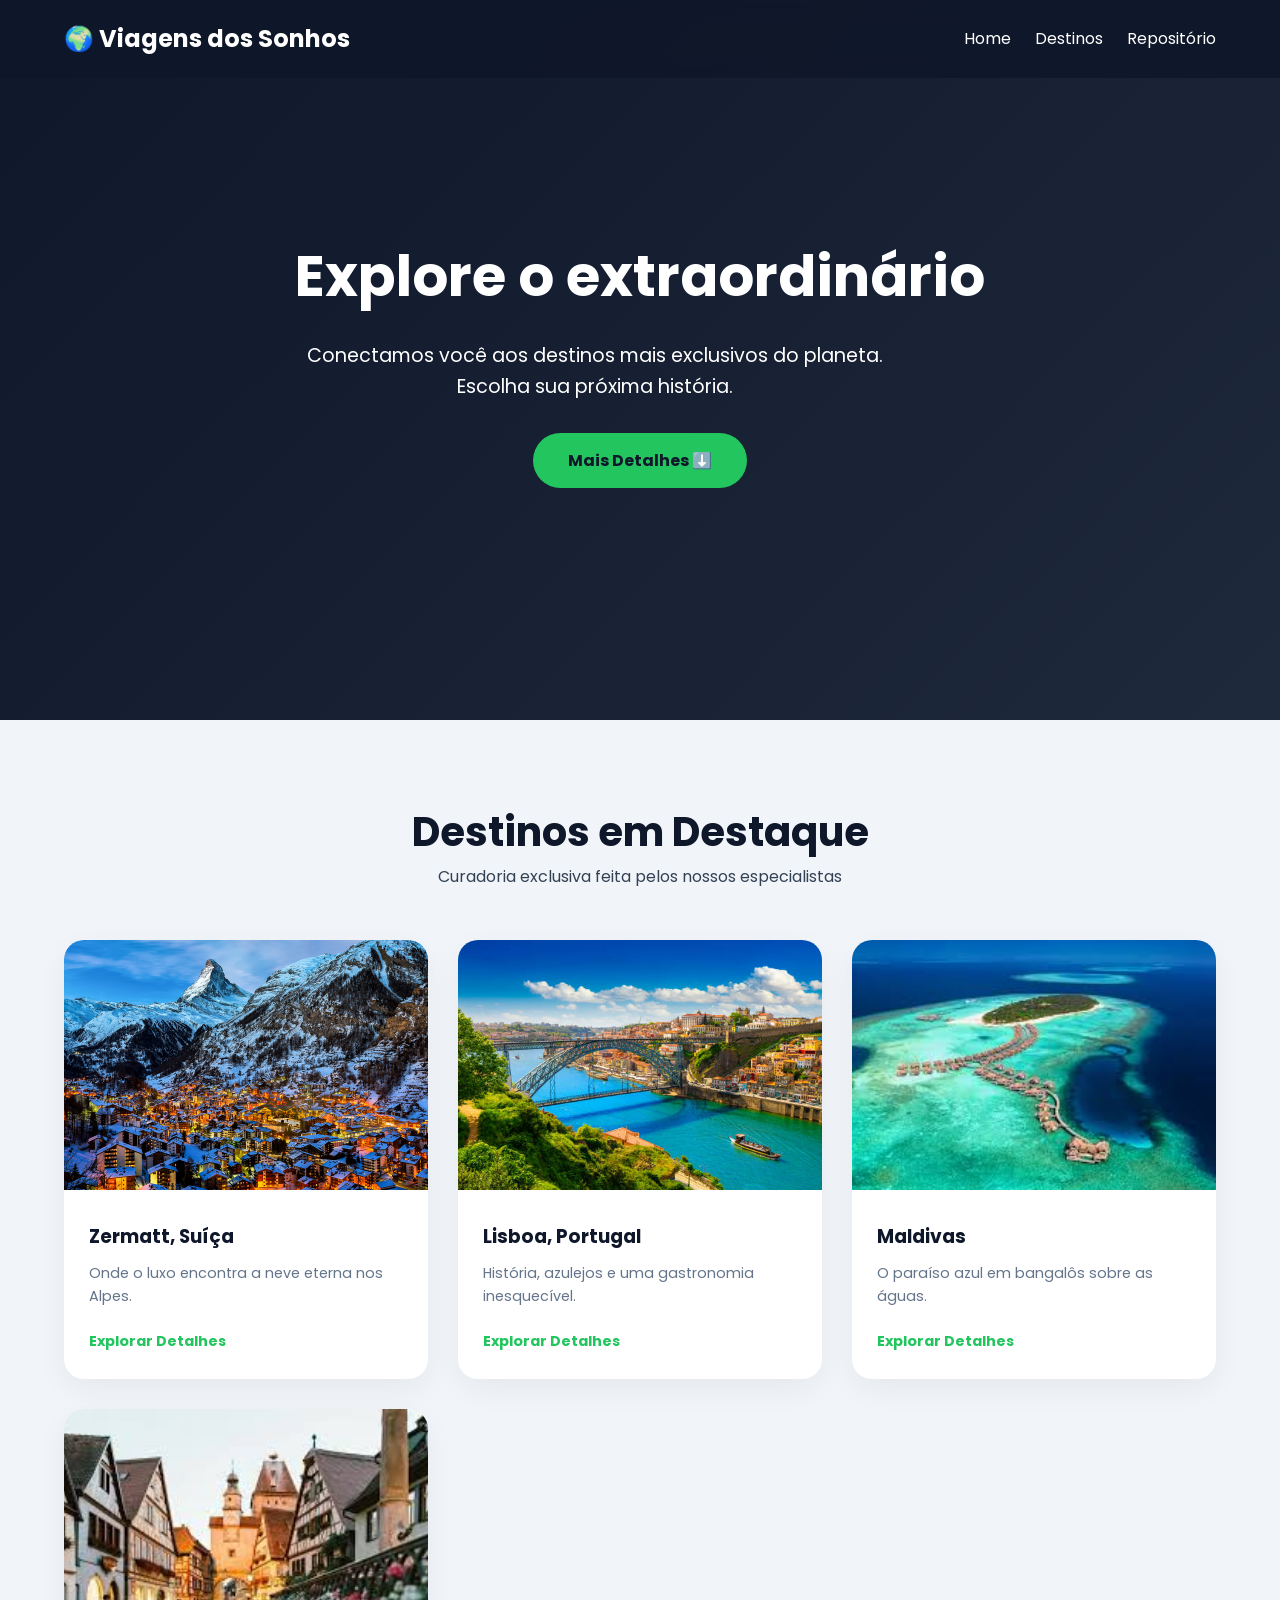
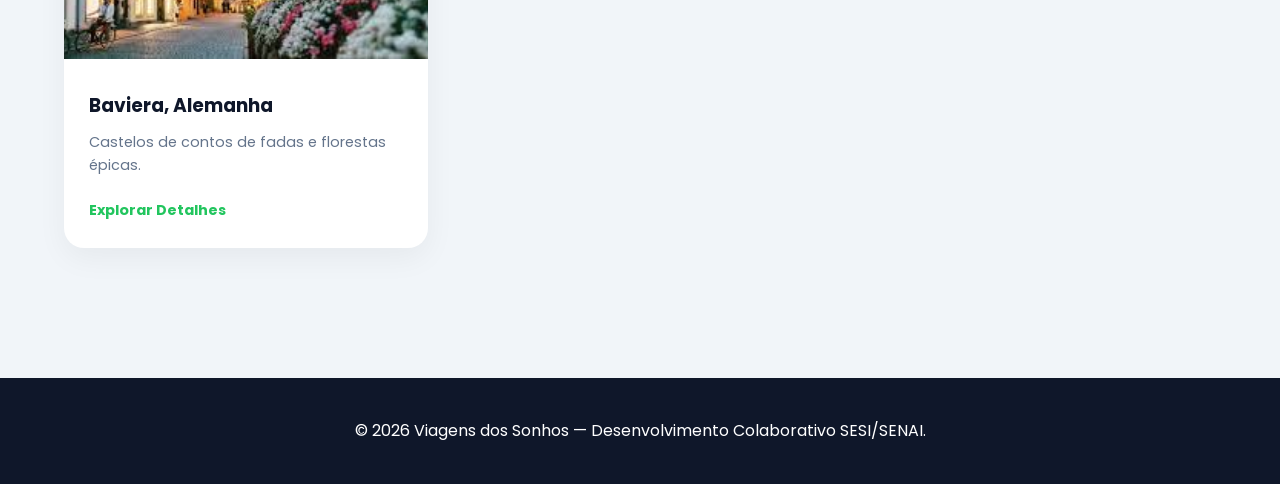
<file: index.html>
<!DOCTYPE html>
<html lang="pt-BR">
<head>
    <meta charset="UTF-8">
    <meta name="viewport" content="width=device-width, initial-scale=1.0">
    <title>Viagens dos Sonhos | Premium Experience</title>
    <link rel="stylesheet" href="style.css">
    <link href="https://fonts.googleapis.com/css2?family=Poppins:wght@300;400;600;700&display=swap" rel="stylesheet">
</head>
<body>

    <header class="header">
        <div class="logo">🌍 Viagens dos Sonhos</div>
        <nav>
            <a href="#">Home</a>
            <a href="#destinos">Destinos</a>
            <a href="https://github.com/italogomes347/projeto-viagens-dos-sonhos" target="_blank">Repositório</a>
        </nav>
    </header>

    <section class="hero">
        <div class="hero-content">
            <h1>Explore o extraordinário</h1>
            <p>Conectamos você aos destinos mais exclusivos do planeta. Escolha sua próxima história.</p>
            <a href="#destinos" class="btn">Mais Detalhes ⬇️</a>
        </div>
    </section>

    <section id="destinos" class="destinations">
        <div class="section-title">
            <h2>Destinos em Destaque</h2>
            <p>Curadoria exclusiva feita pelos nossos especialistas</p>
        </div>

        <div class="cards">
            <div class="card">
                <div class="card-image">
                    <img src="./img/Cidade de Zermatt.jpg" alt="Zermatt">
                </div>
                <div class="card-info">
                    <h3>Zermatt, Suíça</h3>
                    <p>Onde o luxo encontra a neve eterna nos Alpes.</p>
                    <a href="pages/aluno1.html" class="btn-card">Explorar Detalhes</a>
                </div>
            </div>

            <div class="card">
                <div class="card-image">
                    <img src="./img/portugal" alt="Portugal">
                </div>
                <div class="card-info">
                    <h3>Lisboa, Portugal</h3>
                    <p>História, azulejos e uma gastronomia inesquecível.</p>
                    <a href="pages/aluno2.html" class="btn-card">Explorar Detalhes</a>
                </div>
            </div>

            <div class="card">
                <div class="card-image">
                    <img src="./img/maldivas" alt="Maldivas">
                </div>
                <div class="card-info">
                    <h3>Maldivas</h3>
                    <p>O paraíso azul em bangalôs sobre as águas.</p>
                    <a href="pages/aluno3.html" class="btn-card">Explorar Detalhes</a>
                </div>
            </div>

            <div class="card">
                <div class="card-image">
                    <img src="./img/ale.jpg" alt="Alemanha">
                </div>
                <div class="card-info">
                    <h3>Baviera, Alemanha</h3>
                    <p>Castelos de contos de fadas e florestas épicas.</p>
                    <a href="pages/aluno4.html" class="btn-card">Explorar Detalhes</a>
                </div>
            </div>
        </div>
    </section>

    <footer>
        <p>© 2026 Viagens dos Sonhos — Desenvolvimento Colaborativo SESI/SENAI.</p>
    </footer>

</body>
</html>
</file>
<file: style.css>
:root {
    --primary: #0f172a;
    --accent: #22c55e;
    --text-light: #f8fafc;
    --text-dark: #334155;
    --gradient: linear-gradient(135deg, #0f172a 0%, #1e293b 100%);
}

* {
    margin: 0;
    padding: 0;
    box-sizing: border-box;
}

body {
    font-family: 'Poppins', sans-serif;
    background-color: #f1f5f9;
    color: var(--text-dark);
    line-height: 1.6;
}

.header {
    background: rgba(15, 23, 42, 0.9);
    backdrop-filter: blur(10px);
    padding: 20px 5%;
    display: flex;
    justify-content: space-between;
    align-items: center;
    position: fixed;
    width: 100%;
    top: 0;
    z-index: 1000;
}

.logo {
    color: white;
    font-weight: 700;
    font-size: 1.5rem;
}

nav a {
    color: white;
    text-decoration: none;
    margin-left: 20px;
    font-weight: 400;
    transition: 0.3s;
}

nav a:hover { color: var(--accent); }


.hero {
    height: 80vh;
    background: var(--gradient), url('https://images.unsplash.com/photo-1469854523086-cc02fe5d8800?q=80&w=2021&auto=format&fit=crop') center/cover;
    background-blend-mode: overlay;
    display: flex;
    align-items: center;
    justify-content: center;
    text-align: center;
    color: white;
    padding: 0 20px;
}

.hero-content h1 { font-size: 3.5rem; margin-bottom: 20px; }
.hero-content p { font-size: 1.2rem; margin-bottom: 30px; max-width: 600px; }


.btn {
    padding: 15px 35px;
    background: var(--accent);
    color: var(--primary);
    text-decoration: none;
    border-radius: 50px;
    font-weight: 700;
    transition: 0.3s;
    display: inline-block;
}

.btn:hover { transform: translateY(-3px); box-shadow: 0 10px 20px rgba(34, 197, 94, 0.3); }


.destinations { padding: 80px 5%; }
.section-title { text-align: center; margin-bottom: 50px; }
.section-title h2 { font-size: 2.5rem; color: var(--primary); }

.cards {
    display: grid;
    grid-template-columns: repeat(auto-fit, minmax(280px, 1fr));
    gap: 30px;
}

.card {
    background: white;
    border-radius: 20px;
    overflow: hidden;
    box-shadow: 0 10px 30px rgba(0,0,0,0.05);
    transition: 0.4s;
}

.card:hover { transform: translateY(-10px); }

.card-image img {
    width: 100%;
    height: 250px;
    object-fit: cover;
}

.card-info { padding: 25px; }
.card-info h3 { margin-bottom: 10px; color: var(--primary); }
.card-info p { font-size: 0.9rem; color: #64748b; margin-bottom: 20px; }

.btn-card {
    color: var(--accent);
    text-decoration: none;
    font-weight: 700;
    font-size: 0.9rem;
    border-bottom: 2px solid transparent;
    transition: 0.3s;
}

.btn-card:hover { border-bottom: 2px solid var(--accent); }

footer {
    background: var(--primary);
    color: white;
    text-align: center;
    padding: 40px;
    margin-top: 50px;
}


.aluno-page {
    padding-top: 120px; 
    max-width: 900px;
    margin: 0 auto;
    padding-left: 20px;
    padding-right: 20px;
}

.aluno-page img {
    width: 100%;
    height: 450px;
    object-fit: cover;
    border-radius: 20px;
    margin: 30px 0;
}

.aluno-page h1 { font-size: 3rem; color: var(--primary); }
.aluno-page h2 { margin: 30px 0 15px; color: var(--accent); }
.back-link { margin-top: 40px; display: block; color: var(--primary); text-decoration: none; font-weight: bold;}
</file>
